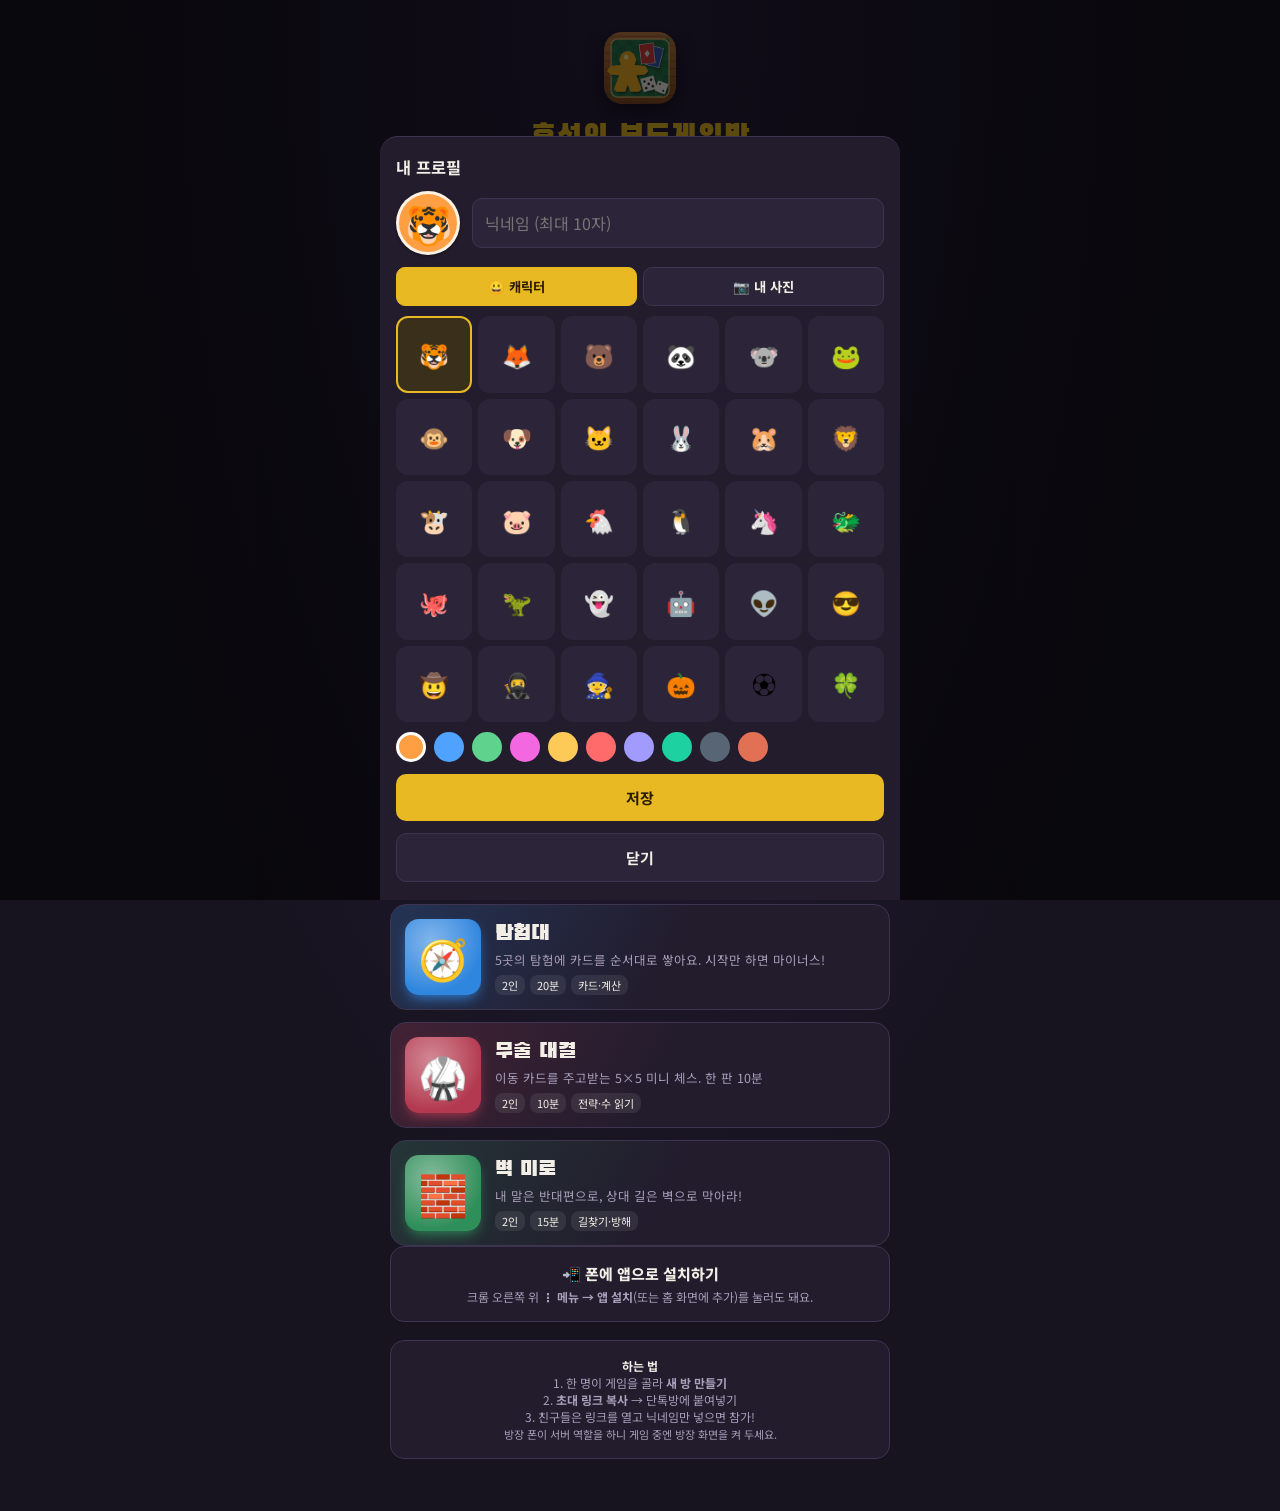
<file: index.html>
<!DOCTYPE html>
<html lang="ko">
<head>
<meta charset="utf-8">
<meta name="viewport" content="width=device-width, initial-scale=1, maximum-scale=1">
<title>호섯의 보드게임방</title>
<link rel="manifest" href="manifest.webmanifest?v=2">
<meta name="theme-color" content="#17131f">
<meta name="apple-mobile-web-app-capable" content="yes">
<meta name="mobile-web-app-capable" content="yes">
<meta name="apple-mobile-web-app-status-bar-style" content="black-translucent">
<meta name="apple-mobile-web-app-title" content="호섯의 보드게임방">
<link rel="apple-touch-icon" href="apple-touch-icon.png?v=2">
<link rel="icon" href="icon-192.png?v=2">
<script>if('serviceWorker' in navigator) addEventListener('load',()=>navigator.serviceWorker.register('sw.js').catch(()=>{}));</script>

<link href="https://fonts.googleapis.com/css2?family=Black+Han+Sans&family=Noto+Sans+KR:wght@400;700;900&display=swap" rel="stylesheet">
<link rel="stylesheet" href="common.css">
<style>
.games{display:flex;flex-direction:column;gap:12px}
.g{display:flex;gap:14px;align-items:center;text-decoration:none;color:var(--text);background:var(--panel);border:1px solid var(--line);border-radius:16px;padding:14px;position:relative;overflow:hidden;transition:transform .15s}
.g:active{transform:scale(.98)}
.g:before{content:'';position:absolute;inset:0;background:linear-gradient(120deg,var(--c) 0%,transparent 55%);opacity:.22}
.g .art{width:76px;height:76px;flex:none;border-radius:14px;display:flex;align-items:center;justify-content:center;font-size:40px;background:radial-gradient(circle at 35% 30%,color-mix(in srgb,var(--c) 60%,#fff),var(--c) 70%);box-shadow:0 6px 14px -4px var(--c);position:relative}
.g .t{font-family:'Black Han Sans';font-size:22px;position:relative}
.g .d{font-size:12.5px;color:var(--dim);position:relative;margin-top:2px}
.g .m{font-size:11px;position:relative;margin-top:6px;display:flex;gap:5px;flex-wrap:wrap}
.g .m span{background:#ffffff14;padding:2px 7px;border-radius:8px}
.foot{margin-top:18px;text-align:center}
</style>
</head>
<body>
<div class="wrap">
  <div style="text-align:center;margin-top:22px"><img src="icon-192.png?v=2" alt="" style="width:72px;height:72px;border-radius:18px;box-shadow:0 8px 20px rgba(0,0,0,.45)"></div>
  <h1 style="margin-top:10px">호섯의 보드게임방</h1>
  <div class="sub">게임을 고르고, 방을 만들어 친구에게 초대 링크를 보내세요</div>
  <div class="card-box" id="me" style="display:flex;align-items:center;justify-content:space-between;gap:10px"></div>
  <div class="games">
    <a class="g" href="splendor.html" style="--c:#c9952c"><div class="art">💎</div><div><div class="t">보석 상인</div><div class="d">보석을 모아 광산과 도시를 사고 귀족을 맞이하는 카드 게임</div><div class="m"><span>2~4인</span><span>30분</span><span>전략</span></div></div></a>
    <a class="g" href="marble.html" style="--c:#0984e3"><div class="art">🌏</div><div><div class="t">세계여행 부자왕</div><div class="d">주사위로 세계를 돌며 땅을 사고 호텔을 지어 통행료를 받는 게임</div><div class="m"><span>2~4인</span><span>30~60분</span><span>주사위·운</span></div></div></a>
    <a class="g" href="spell.html" style="--c:#d63031"><div class="art">🐉</div><div><div class="t">용용이의 분노</div><div class="d">내 돌만 안 보이는 마법 대결! 남의 돌을 보고 추리해 주문을 외워요</div><div class="m"><span>2~5인</span><span>20분</span><span>추리·눈치</span></div></div></a>
    <a class="g" href="sabo.html" style="--c:#8a5a2b"><div class="art">⛏️</div><div><div class="t">황금 광산</div><div class="d">광부는 황금까지 굴을 잇고, 숨은 방해꾼은 몰래 막는 마피아식 카드 게임</div><div class="m"><span>3~10인</span><span>30분</span><span>정체 숨기기·협력</span></div></div></a>
  </div>
  <div class="games" style="margin-top:12px">
    <a class="g" href="market.html" style="--c:#c0782b"><div class="art">🐪</div><div><div class="t">시장 상인</div><div class="d">시장에서 상품을 모아 비쌀 때 파는 눈치 싸움 · 3판 2선승</div><div class="m"><span>2인</span><span>20분</span><span>거래·눈치</span></div></div></a>
    <a class="g" href="explore.html" style="--c:#2e86de"><div class="art">🧭</div><div><div class="t">탐험대</div><div class="d">5곳의 탐험에 카드를 순서대로 쌓아요. 시작만 하면 마이너스!</div><div class="m"><span>2인</span><span>20분</span><span>카드·계산</span></div></div></a>
    <a class="g" href="dojo.html" style="--c:#b33951"><div class="art">🥋</div><div><div class="t">무술 대결</div><div class="d">이동 카드를 주고받는 5×5 미니 체스. 한 판 10분</div><div class="m"><span>2인</span><span>10분</span><span>전략·수 읽기</span></div></div></a>
    <a class="g" href="wall.html" style="--c:#2f8f5b"><div class="art">🧱</div><div><div class="t">벽 미로</div><div class="d">내 말은 반대편으로, 상대 길은 벽으로 막아라!</div><div class="m"><span>2인</span><span>15분</span><span>길찾기·방해</span></div></div></a>
  </div>
  <div class="card-box" id="inst" style="text-align:center;display:none">
    <div style="font-size:15px;font-weight:800">📲 폰에 앱으로 설치하기</div>
    <div class="muted" id="inst-t" style="margin-top:4px"></div>
    <button class="btn" id="inst-b" style="display:none">홈 화면에 설치</button>
  </div>
  <div class="card-box foot muted">
    <b style="color:var(--text)">하는 법</b><br>
    1. 한 명이 게임을 골라 <b>새 방 만들기</b><br>
    2. <b>초대 링크 복사</b> → 단톡방에 붙여넣기<br>
    3. 친구들은 링크를 열고 닉네임만 넣으면 참가!<br>
    <span class="tiny">방장 폰이 서버 역할을 하니 게임 중엔 방장 화면을 켜 두세요.</span>
  </div>
</div>
<script>
(function(){
  const box=document.getElementById('inst'), t=document.getElementById('inst-t'), b=document.getElementById('inst-b');
  const standalone = matchMedia('(display-mode: standalone)').matches || navigator.standalone;
  if(standalone) return; // 이미 앱으로 실행 중
  const ua=navigator.userAgent, ios=/iPhone|iPad|iPod/.test(ua), kakao=/KAKAOTALK/i.test(ua), insta=/Instagram|FBAN|FBAV|NAVER/i.test(ua);
  box.style.display='block';
  if(kakao||insta){ t.innerHTML='지금은 카톡/앱 안의 브라우저예요. 오른쪽 아래(또는 위) <b>⋯ 메뉴 → 다른 브라우저로 열기</b>를 누른 뒤 설치해 주세요.'; return; }
  if(ios){ t.innerHTML='Safari 아래쪽 <b>공유 버튼(□↑)</b> → <b>홈 화면에 추가</b>를 누르면 앱처럼 설치돼요.'; return; }
  t.innerHTML='크롬 오른쪽 위 <b>⋮ 메뉴 → 앱 설치</b>(또는 홈 화면에 추가)를 눌러도 돼요.';
  let ev=null;
  addEventListener('beforeinstallprompt',e=>{ e.preventDefault(); ev=e; b.style.display='block'; t.textContent='버튼 한 번이면 홈 화면에 아이콘이 생겨요.'; });
  b.onclick=async()=>{ if(!ev) return; ev.prompt(); const r=await ev.userChoice; if(r.outcome==='accepted'){ box.style.display='none'; } ev=null; };
  addEventListener('appinstalled',()=>{ box.style.display='none'; });
})();
</script>
<script src="profile.js"></script>
<script>
function drawMe(){
  const p=pfGet(), el=document.getElementById('me');
  el.innerHTML=`<div style="display:flex;align-items:center;gap:10px">${pfAv(p.av,52)}<div><div class="tiny">내 프로필 · 게임 중에 친구들에게 보여요</div><b style="font-size:18px">${pfEsc(p.name||'닉네임을 정해 주세요')}</b></div></div><button class="btn sec sm" id="pfb">${p.name?'바꾸기':'만들기'}</button>`;
  document.getElementById('pfb').onclick=()=>pfOpen(drawMe);
}
drawMe();
if(!pfGet().name) setTimeout(()=>pfOpen(drawMe),400);
</script>
</body>
</html>
</file>
<file: common.css>
:root{
  --bg:#17131f; --panel:#221c2d; --panel2:#2c2539; --line:#3d3450; --text:#f3eee6; --dim:#a99fba; --accent:#e8b923;
}
*{box-sizing:border-box;-webkit-tap-highlight-color:transparent}
html,body{margin:0;background:var(--bg);color:var(--text);font-family:'Noto Sans KR',system-ui,sans-serif;font-size:14px}
body{min-height:100vh;background:radial-gradient(ellipse at top,#2a2140 0%,var(--bg) 60%)}
button{font-family:inherit;cursor:pointer}
a{color:var(--accent)}
.wrap{max-width:520px;margin:0 auto;padding:10px 10px 40px}
h1{font-family:'Black Han Sans','Noto Sans KR',sans-serif;font-weight:400;font-size:30px;margin:18px 0 4px;text-align:center;letter-spacing:1px;color:var(--accent)}
.sub{text-align:center;color:var(--dim);margin-bottom:18px}
.back{display:inline-block;margin-top:6px;color:var(--dim);text-decoration:none;font-size:13px}
.card-box{background:var(--panel);border:1px solid var(--line);border-radius:14px;padding:16px;margin-bottom:12px}
label{display:block;color:var(--dim);font-size:12px;margin:0 0 6px}
input{width:100%;padding:12px;border-radius:10px;border:1px solid var(--line);background:var(--panel2);color:var(--text);font-size:16px;font-family:inherit}
.btn{display:block;width:100%;padding:13px;border-radius:10px;border:0;font-size:15px;font-weight:700;background:var(--accent);color:#2a1d00;margin-top:10px}
.btn.sec{background:var(--panel2);color:var(--text);border:1px solid var(--line)}
.btn.sm{width:auto;display:inline-block;padding:8px 12px;margin:0;font-size:13px}
.btn:disabled{opacity:.4}
.row{display:flex;gap:8px;align-items:center}
.muted{color:var(--dim);font-size:12px}
.tiny{font-size:11px;color:var(--dim)}
.err{color:#ff8f86;font-size:13px;margin-top:8px;min-height:1em}
.code{font-family:'Black Han Sans',sans-serif;font-size:38px;letter-spacing:10px;text-align:center;color:var(--accent);margin:6px 0}
.plist div{padding:8px 10px;background:var(--panel2);border-radius:8px;margin-top:6px;display:flex;justify-content:space-between;border-left:4px solid var(--pc,#555)}
.pill{font-size:11px;padding:2px 7px;border-radius:10px;background:var(--panel2);color:var(--dim)}
.dot{width:11px;height:11px;border-radius:50%;display:inline-block;border:1px solid rgba(0,0,0,.35);flex:none}
.help li{margin-bottom:6px;color:var(--dim)}
.toast{position:fixed;top:56px;left:50%;transform:translateX(-50%);background:#000c;padding:8px 14px;border-radius:20px;font-size:13px;z-index:96}
.sheet-bg{position:fixed;inset:0;background:rgba(0,0,0,.55);display:flex;align-items:flex-end;justify-content:center;z-index:50}
.sheet{background:var(--panel);width:100%;max-width:520px;border-radius:18px 18px 0 0;padding:18px 16px calc(18px + env(safe-area-inset-bottom));border-top:1px solid var(--line);max-height:88vh;overflow:auto}
.sheet h3{margin:0 0 10px}
.mode{flex:1;background:var(--panel2);border:1px solid var(--line);color:var(--text);border-radius:10px;padding:10px 6px;display:flex;flex-direction:column;gap:2px;align-items:center}
.mode b{font-size:17px}.mode span{font-size:11px;color:var(--dim)}
.mode.on{border-color:var(--accent);box-shadow:0 0 0 1px var(--accent) inset;background:#3a2f1a}
.mode:disabled{opacity:1}.mode:disabled:not(.on){opacity:.45}
.opt-t{margin:12px 0 6px}
#banner .bn{position:fixed;top:10px;left:50%;transform:translateX(-50%);z-index:95;background:#120f19ee;border:1px solid var(--pc);border-left:5px solid var(--pc);padding:8px 14px;border-radius:12px;font-size:13px;display:flex;gap:6px;align-items:center;animation:bn .3s ease-out;max-width:92vw}
@keyframes bn{from{transform:translate(-50%,-20px);opacity:0}to{transform:translate(-50%,0);opacity:1}}
.order-pop{position:fixed;inset:0;background:rgba(0,0,0,.6);z-index:99;display:flex;align-items:center;justify-content:center;animation:bn2 .25s}
@keyframes bn2{from{opacity:0}to{opacity:1}}
.op-in{background:var(--panel);border:1px solid var(--accent);border-radius:16px;padding:20px 26px;min-width:220px;text-align:center}
.op-t{font-size:20px;font-weight:800;color:var(--accent);margin-bottom:10px}
.op-r{font-size:17px;padding:6px 10px;margin-top:6px;border-radius:10px;border-left:5px solid var(--pc);background:var(--panel2);text-align:left;animation:opr .45s both}
.op-r b{color:var(--pc);margin-right:6px}
@keyframes opr{from{transform:translateX(-30px) scale(.9);opacity:0}to{transform:none;opacity:1}}
.log{background:var(--panel);border:1px solid var(--line);border-radius:10px;padding:6px 8px;font-size:12px;color:var(--dim);max-height:110px;overflow:auto}
.log div{display:flex;align-items:center;gap:5px;padding:2px 4px;border-radius:5px;flex-wrap:wrap}
.log div.mine{background:rgba(255,255,255,.06)}
.log div.sys{color:var(--accent)}
.topbar{display:flex;justify-content:space-between;align-items:center;margin-bottom:8px;gap:8px}
.turn{font-weight:800;font-size:15px}
.turn.me{color:var(--accent)}
.float{position:fixed;z-index:92;pointer-events:none;font-weight:900;font-size:18px;text-shadow:0 2px 4px #000;animation:flt 1.3s ease-out forwards}
@keyframes flt{from{transform:translate(-50%,0) scale(.7);opacity:0}15%{transform:translate(-50%,-6px) scale(1.15);opacity:1}to{transform:translate(-50%,-46px) scale(1);opacity:0}}
.pulse{animation:pulse 1.1s ease-out}
@keyframes pulse{0%{box-shadow:0 0 0 0 var(--pc)}100%{box-shadow:0 0 0 14px transparent}}
.shake{animation:shake .5s}
@keyframes shake{0%,100%{transform:none}20%{transform:translateX(-5px)}40%{transform:translateX(5px)}60%{transform:translateX(-3px)}80%{transform:translateX(3px)}}
#banner .bn b{white-space:nowrap}
.btn.sm{white-space:nowrap;flex:none}
</file>
